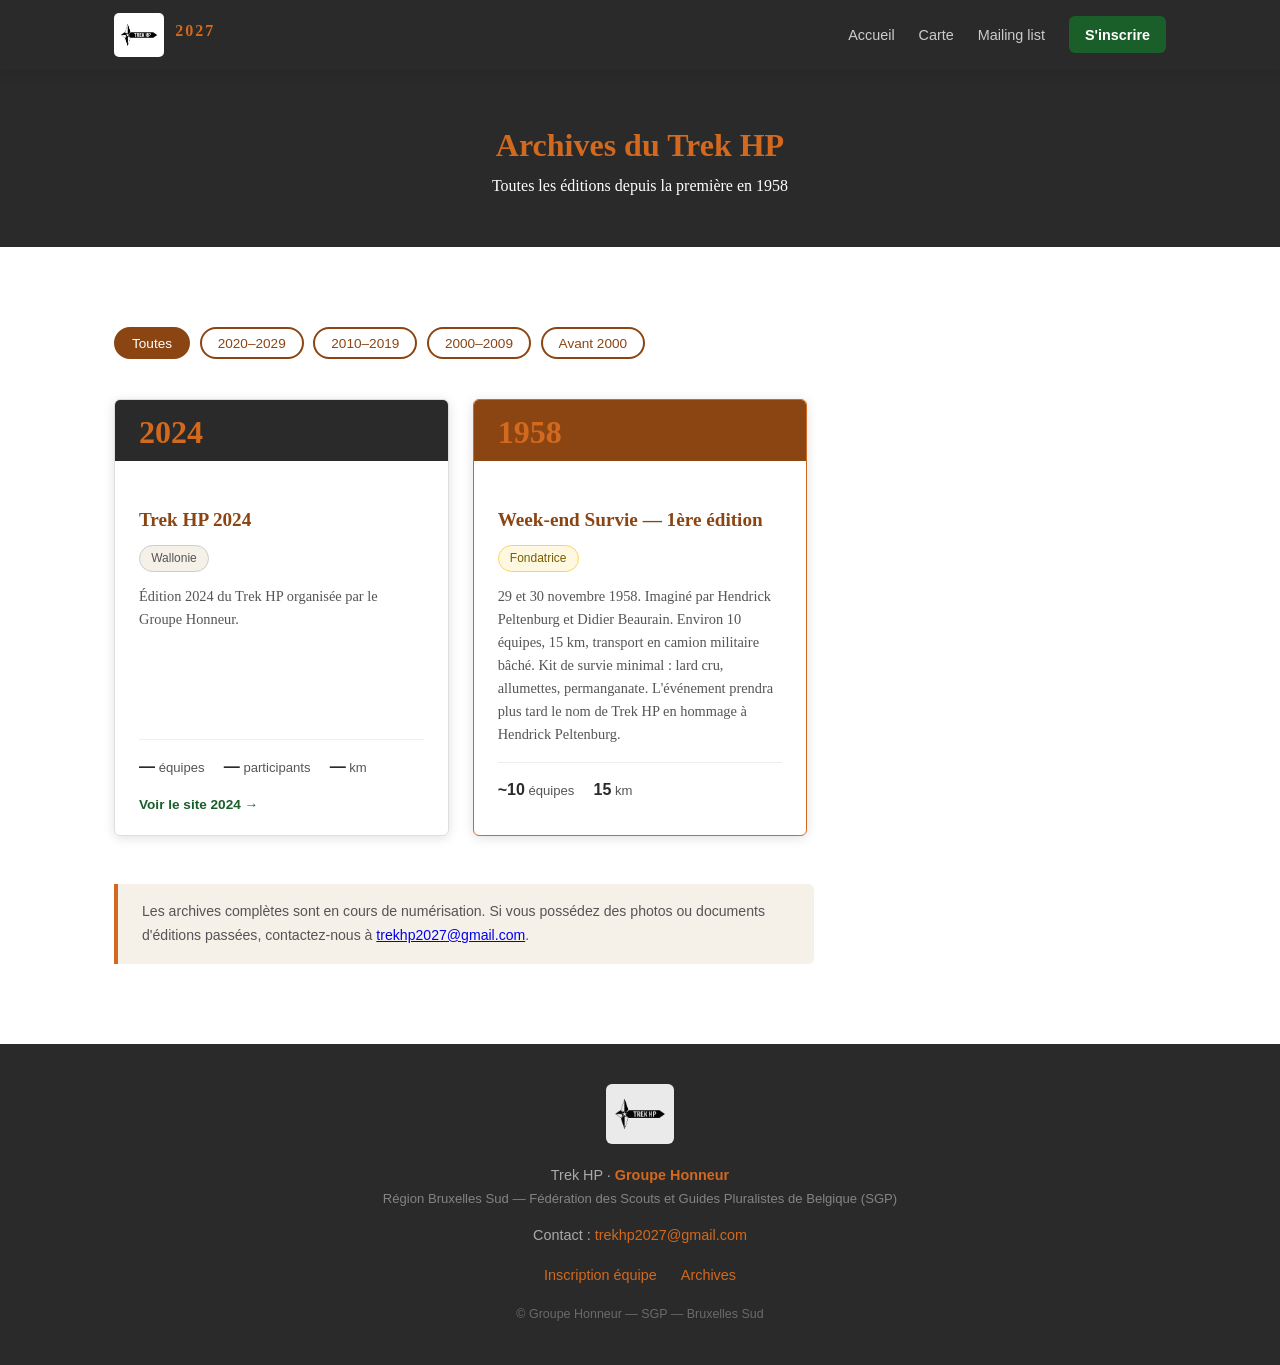
<file: archives.html>
<!DOCTYPE html>
<html lang="fr">
<head>
  <meta charset="UTF-8">
  <meta name="viewport" content="width=device-width, initial-scale=1.0">
  <title>Archives — Trek HP</title>
  <link rel="stylesheet" href="assets/css/style.css">
  <link rel="stylesheet" href="assets/css/archives.css">
</head>
<body>

  <header class="site-header">
    <div class="container">
      <div class="logo">
        <a href="index.html" style="display:flex;align-items:center;gap:0.5rem;text-decoration:none">
          <img src="assets/img/logo-trekhp.jpg" alt="Trek HP" class="logo-img">
          <span class="logo-year">2027</span>
        </a>
      </div>
      <nav>
        <a href="index.html">Accueil</a>
        <a href="index.html#carte">Carte</a>
        <a href="index.html#mailing">Mailing list</a>
        <a href="inscription.html" class="btn-nav">S'inscrire</a>
      </nav>
    </div>
  </header>

  <div class="page-hero">
    <div class="container">
      <h1>Archives du Trek HP</h1>
      <p>Toutes les éditions depuis la première en 1958</p>
    </div>
  </div>

  <section class="section">
    <div class="container">

      <!-- Filtres -->
      <div class="archives-filters">
        <button class="filter-btn active" onclick="filtrer('toutes')">Toutes</button>
        <button class="filter-btn" onclick="filtrer('2020')">2020–2029</button>
        <button class="filter-btn" onclick="filtrer('2010')">2010–2019</button>
        <button class="filter-btn" onclick="filtrer('2000')">2000–2009</button>
        <button class="filter-btn" onclick="filtrer('avant')">Avant 2000</button>
      </div>

      <!-- Grille des éditions -->
      <div class="editions-grid" id="editions-grid">

        <!-- EDITION 2024 -->
        <article class="edition-card" data-decade="2020">
          <div class="edition-year">2024</div>
          <div class="edition-body">
            <h3 class="edition-title">Trek HP 2024</h3>
            <div class="edition-meta">
              <span class="edition-tag">Wallonie</span>
            </div>
            <p class="edition-desc">
              Édition 2024 du Trek HP organisée par le Groupe Honneur.
              <!-- Compléter avec les infos réelles -->
            </p>
            <div class="edition-stats">
              <span><strong>—</strong> équipes</span>
              <span><strong>—</strong> participants</span>
              <span><strong>—</strong> km</span>
            </div>
            <a href="https://sites.google.com/view/trekhp2024/trek-hp" target="_blank" rel="noopener" class="edition-link">
              Voir le site 2024 →
            </a>
          </div>
        </article>

        <!-- EDITION 1958 — première -->
        <article class="edition-card edition-card--historic" data-decade="avant">
          <div class="edition-year">1958</div>
          <div class="edition-body">
            <h3 class="edition-title">Week-end Survie — 1ère édition</h3>
            <div class="edition-meta">
              <span class="edition-tag edition-tag--or">Fondatrice</span>
            </div>
            <p class="edition-desc">
              29 et 30 novembre 1958. Imaginé par Hendrick Peltenburg et Didier Beaurain.
              Environ 10 équipes, 15 km, transport en camion militaire bâché.
              Kit de survie minimal : lard cru, allumettes, permanganate.
              L'événement prendra plus tard le nom de Trek HP en hommage à Hendrick Peltenburg.
            </p>
            <div class="edition-stats">
              <span><strong>~10</strong> équipes</span>
              <span><strong>15</strong> km</span>
            </div>
          </div>
        </article>

      </div>

      <p class="archives-note">
        Les archives complètes sont en cours de numérisation.
        Si vous possédez des photos ou documents d'éditions passées,
        contactez-nous à <a href="mailto:trekhp2027@gmail.com">trekhp2027@gmail.com</a>.
      </p>

    </div>
  </section>

  <footer class="site-footer">
    <div class="container">
      <div class="footer-logo">
        <img src="assets/img/logo-trekhp.jpg" alt="Trek HP" class="footer-logo-img">
      </div>
      <p class="footer-org">
        Trek HP · <strong>Groupe Honneur</strong><br>
        <span>Région Bruxelles Sud — Fédération des Scouts et Guides Pluralistes de Belgique (SGP)</span>
      </p>
      <p>Contact : <a href="mailto:trekhp2027@gmail.com">trekhp2027@gmail.com</a></p>
      <nav class="footer-nav">
        <a href="inscription.html">Inscription équipe</a>
        <a href="archives.html">Archives</a>
      </nav>
      <p class="footer-copy">&copy; Groupe Honneur — SGP — Bruxelles Sud</p>
    </div>
  </footer>

  <script>
    function filtrer(decade) {
      document.querySelectorAll(".filter-btn").forEach(b => b.classList.remove("active"));
      event.target.classList.add("active");

      document.querySelectorAll(".edition-card").forEach(card => {
        if (decade === "toutes") {
          card.style.display = "";
        } else {
          card.style.display = card.dataset.decade === decade ? "" : "none";
        }
      });
    }
  </script>

</body>
</html>
</file>
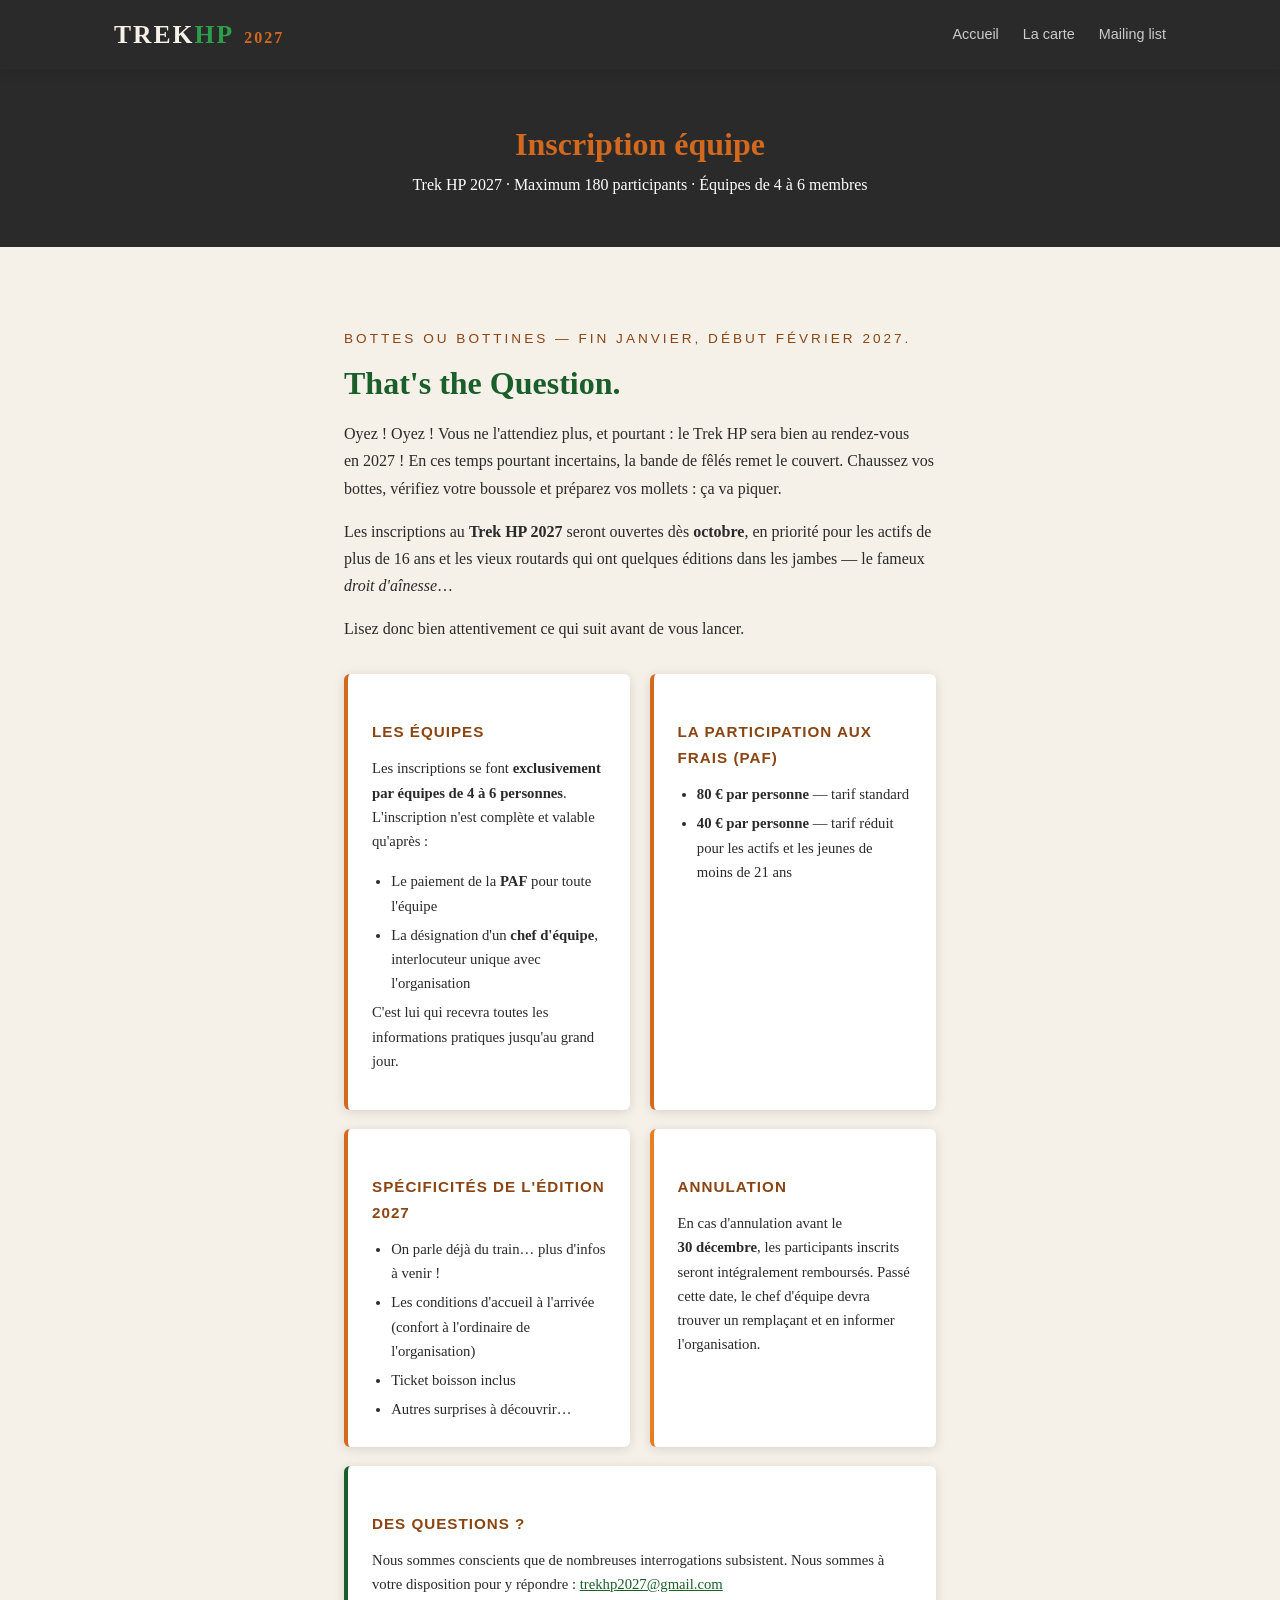
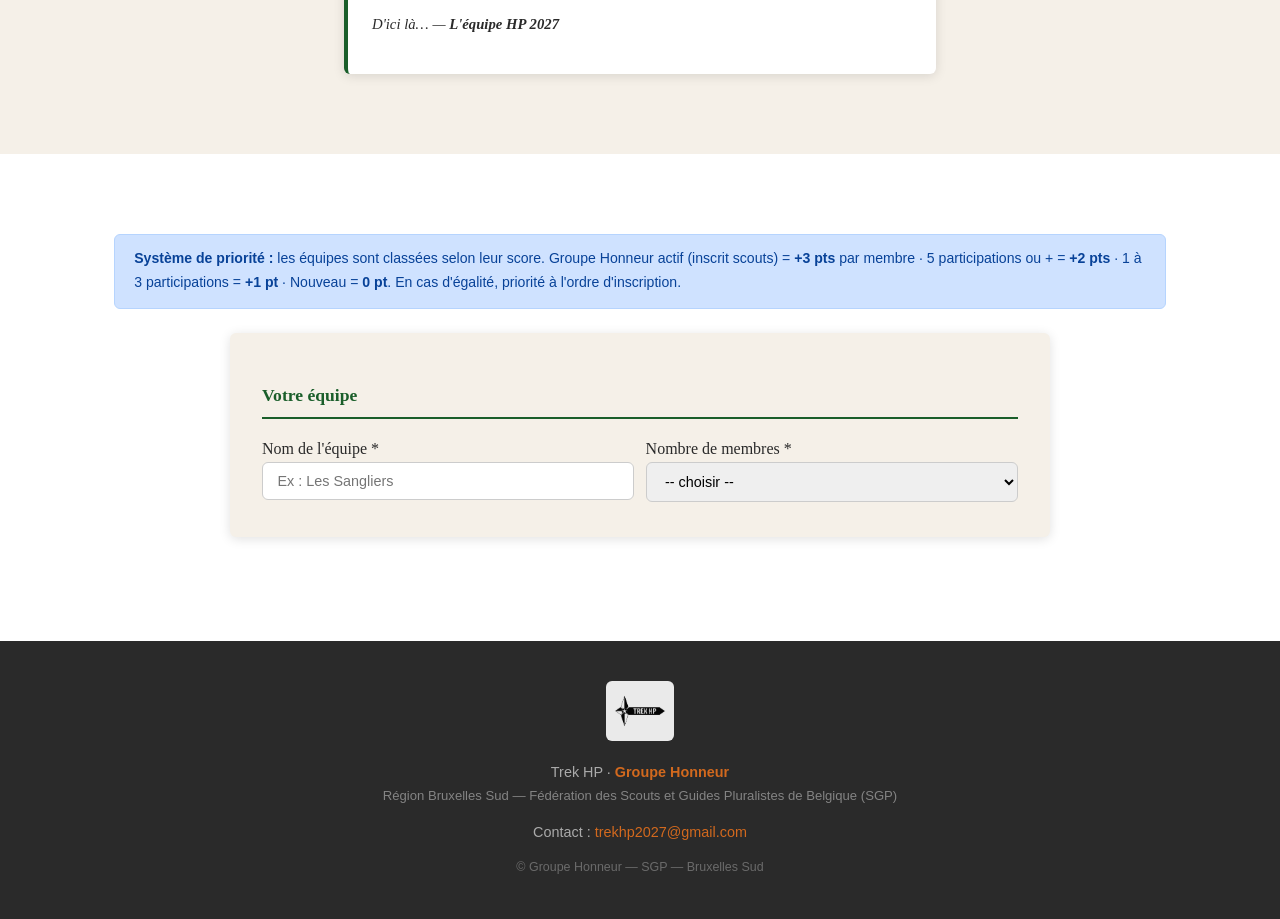
<file: inscription.html>
<!DOCTYPE html>
<html lang="fr">
<head>
  <meta charset="UTF-8">
  <meta name="viewport" content="width=device-width, initial-scale=1.0">
  <title>Inscription équipe — Trek HP 2027</title>
  <link rel="stylesheet" href="assets/css/style.css">
</head>
<body>

  <header class="site-header">
    <div class="container">
      <div class="logo">
        <a href="index.html" style="text-decoration:none">
          <span class="logo-trek">TREK</span><span class="logo-hp">HP</span>
          <span class="logo-year">2027</span>
        </a>
      </div>
      <nav>
        <a href="index.html">Accueil</a>
        <a href="index.html#carte">La carte</a>
        <a href="index.html#mailing">Mailing list</a>
      </nav>
    </div>
  </header>

  <div class="page-hero">
    <div class="container">
      <h1>Inscription équipe</h1>
      <p>Trek HP 2027 · Maximum 180 participants · Équipes de 4 à 6 membres</p>
    </div>
  </div>

  <!-- ANNONCE -->
  <section class="section section-annonce">
    <div class="container narrow">

      <p class="annonce-accroche">Bottes ou bottines — fin janvier, début février 2027.</p>
      <h2 class="annonce-titre">That's the Question.</h2>

      <p>
        Oyez&nbsp;! Oyez&nbsp;! Vous ne l'attendiez plus, et pourtant&nbsp;: le Trek HP sera bien au rendez-vous
        en&nbsp;2027&nbsp;! En ces temps pourtant incertains, la bande de fêlés remet le couvert.
        Chaussez vos bottes, vérifiez votre boussole et préparez vos mollets&nbsp;: ça va piquer.
      </p>

      <p>
        Les inscriptions au <strong>Trek HP 2027</strong> seront ouvertes dès&nbsp;<strong>octobre</strong>,
        en priorité pour les actifs de plus de 16&nbsp;ans et les vieux routards qui ont quelques éditions
        dans les jambes — le fameux <em>droit d'aînesse</em>&hellip;
      </p>

      <p>Lisez donc bien attentivement ce qui suit avant de vous lancer.</p>

      <div class="annonce-rules">

        <div class="rule-block">
          <h3>Les équipes</h3>
          <p>
            Les inscriptions se font <strong>exclusivement par équipes de 4 à 6 personnes</strong>.
            L'inscription n'est complète et valable qu'après&nbsp;:
          </p>
          <ul>
            <li>Le paiement de la <strong>PAF</strong> pour toute l'équipe</li>
            <li>La désignation d'un <strong>chef d'équipe</strong>, interlocuteur unique avec l'organisation</li>
          </ul>
          <p>C'est lui qui recevra toutes les informations pratiques jusqu'au grand jour.</p>
        </div>

        <div class="rule-block">
          <h3>La participation aux frais (PAF)</h3>
          <ul>
            <li><strong>80 € par personne</strong> — tarif standard</li>
            <li><strong>40 € par personne</strong> — tarif réduit pour les actifs et les jeunes de moins de 21&nbsp;ans</li>
          </ul>
        </div>

        <div class="rule-block">
          <h3>Spécificités de l'édition 2027</h3>
          <ul>
            <li>On parle déjà du train&hellip; plus d'infos à venir&nbsp;!</li>
            <li>Les conditions d'accueil à l'arrivée (confort à l'ordinaire de l'organisation)</li>
            <li>Ticket boisson inclus</li>
            <li>Autres surprises à découvrir&hellip;</li>
          </ul>
        </div>

        <div class="rule-block rule-block--warning">
          <h3>Annulation</h3>
          <p>
            En cas d'annulation avant le <strong>30&nbsp;décembre</strong>, les participants inscrits
            seront intégralement remboursés. Passé cette date, le chef d'équipe devra trouver
            un remplaçant et en informer l'organisation.
          </p>
        </div>

        <div class="rule-block rule-block--info">
          <h3>Des questions&nbsp;?</h3>
          <p>
            Nous sommes conscients que de nombreuses interrogations subsistent. Nous sommes à votre
            disposition pour y répondre&nbsp;: <a href="mailto:trekhp2027@gmail.com">trekhp2027@gmail.com</a>
          </p>
          <p style="margin-top:0.8rem;font-style:italic">D'ici là&hellip; — <strong>L'équipe HP 2027</strong></p>
        </div>

      </div>
    </div>
  </section>

  <section class="section">
    <div class="container">

      <!-- Info priorité -->
      <div class="alert-info">
        <strong>Système de priorité :</strong> les équipes sont classées selon leur score.
        Groupe Honneur actif (inscrit scouts) = <strong>+3 pts</strong> par membre ·
        5 participations ou + = <strong>+2 pts</strong> ·
        1 à 3 participations = <strong>+1 pt</strong> ·
        Nouveau = <strong>0 pt</strong>.
        En cas d'égalité, priorité à l'ordre d'inscription.
      </div>

      <form class="inscription-form" id="form-inscription" onsubmit="submitInscription(event)" novalidate>

        <!-- Équipe -->
        <div class="form-section">
          <h3>Votre équipe</h3>
          <div class="field-row">
            <div>
              <label for="eq-nom">Nom de l'équipe *</label>
              <input type="text" id="eq-nom" placeholder="Ex : Les Sangliers" required>
            </div>
            <div>
              <label for="eq-nb">Nombre de membres *</label>
              <select id="eq-nb" onchange="ajusterMembres()" required>
                <option value="">-- choisir --</option>
                <option value="4">4 membres</option>
                <option value="5">5 membres</option>
                <option value="6">6 membres</option>
              </select>
            </div>
          </div>
        </div>

        <!-- Membres (générés dynamiquement) -->
        <div id="membres-container"></div>

        <!-- Score en temps réel -->
        <div class="score-box" id="score-box" style="display:none">
          <div>
            <div class="score-label">Score de priorité de votre équipe</div>
            <div style="font-family:sans-serif;font-size:0.8rem;opacity:0.6;margin-top:0.2rem">
              Calculé sur la déclaration de vos membres
            </div>
          </div>
          <div class="score-val" id="score-val">0</div>
        </div>

        <!-- Préférences -->
        <div class="form-section" id="section-prefs" style="display:none">
          <h3>Préférences</h3>
          <div class="field-row">
            <div>
              <label for="pref-diff">Niveau de difficulté souhaité</label>
              <select id="pref-diff">
                <option value="indifferent">Indifférent</option>
                <option value="modere">Modéré</option>
                <option value="sportif">Sportif</option>
                <option value="challenge">Challenge maximal</option>
              </select>
            </div>
            <div>
              <label for="pref-region">Préférence de région</label>
              <select id="pref-region">
                <option value="indifferent">Peu importe</option>
                <option value="foret">Forêt</option>
                <option value="champ">Champ &amp; prairie</option>
                <option value="escarpe">Escarpé</option>
              </select>
            </div>
          </div>
          <div class="field-row full">
            <div>
              <label for="pref-remarques">Remarques ou informations particulières</label>
              <input type="text" id="pref-remarques" placeholder="Accessibilité, régime alimentaire, contraintes…">
            </div>
          </div>
        </div>

        <!-- Validation -->
        <div class="form-section" id="section-submit" style="display:none">
          <div style="margin-bottom:1rem">
            <label style="display:flex;align-items:flex-start;gap:0.5rem;font-family:sans-serif;font-size:0.88rem;cursor:pointer">
              <input type="checkbox" id="accept-rgpd" required style="margin-top:3px">
              <span>
                Je déclare que les informations fournies sont exactes et j'accepte que ces données
                soient utilisées uniquement dans le cadre de l'organisation du Trek HP 2027.
                Les données seront supprimées après l'événement.
              </span>
            </label>
          </div>
          <div style="text-align:center">
            <button type="submit" class="btn btn-primary" id="btn-submit">
              Envoyer l'inscription
            </button>
          </div>
        </div>

      </form>

      <!-- Message de confirmation -->
      <div id="inscription-success" class="success-msg" style="display:none;max-width:640px;margin:0 auto">
        <strong>Inscription reçue !</strong><br>
        Un e-mail de confirmation vous sera envoyé à l'adresse indiquée.
        Votre dossier sera examiné et vous recevrez une confirmation de votre place
        (ou de votre position sur liste d'attente) dans les jours suivants.
      </div>

    </div>
  </section>

  <footer class="site-footer">
    <div class="container">
      <div class="footer-logo">
        <img src="assets/img/logo-trekhp.jpg" alt="Trek HP" class="footer-logo-img">
      </div>
      <p class="footer-org">
        Trek HP · <strong>Groupe Honneur</strong><br>
        <span>Région Bruxelles Sud — Fédération des Scouts et Guides Pluralistes de Belgique (SGP)</span>
      </p>
      <p>Contact : <a href="mailto:trekhp2027@gmail.com">trekhp2027@gmail.com</a></p>
      <p class="footer-copy">&copy; Groupe Honneur — SGP — Bruxelles Sud</p>
    </div>
  </footer>

  <script src="assets/js/config.js"></script>
  <script src="assets/js/inscription.js"></script>
</body>
</html>
</file>
<file: assets/css/style.css>
/* ============================================================
   TREK HP — Feuille de style principale
   ============================================================ */

:root {
  --vert:       #1a5e2a;
  --vert-clair: #2d9e4a;
  --brun:       #8B4513;
  --brun-clair: #D2691E;
  --creme:      #f5f0e8;
  --gris-fonce: #2a2a2a;
  --gris:       #555;
  --blanc:      #fff;
  --rayon:      6px;
  --ombre:      0 2px 12px rgba(0,0,0,0.12);
}

*, *::before, *::after { box-sizing: border-box; margin: 0; padding: 0; }

html { scroll-behavior: smooth; }

body {
  font-family: 'Georgia', serif;
  color: var(--gris-fonce);
  background: var(--blanc);
  line-height: 1.7;
}

/* --- CONTAINER --- */
.container { max-width: 1100px; margin: 0 auto; padding: 0 1.5rem; }
.narrow    { max-width: 640px;  margin: 0 auto; }

/* --- HEADER --- */
.site-header {
  position: sticky;
  top: 0;
  z-index: 100;
  background: var(--gris-fonce);
  padding: 0.8rem 0;
  box-shadow: var(--ombre);
}
.site-header .container {
  display: flex;
  align-items: center;
  justify-content: space-between;
  gap: 1rem;
}
.logo { display: flex; align-items: center; gap: 0.6rem; font-size: 1.6rem; font-weight: bold; letter-spacing: 2px; }
.logo-img {
  height: 44px;
  width: auto;
  background: var(--blanc);
  border-radius: 5px;
  padding: 3px 6px;
  display: block;
}
.logo-trek { color: var(--creme); }
.logo-hp   { color: var(--vert-clair); }
.logo-year { color: var(--brun-clair); font-size: 1rem; margin-left: 0.2rem; align-self: flex-start; padding-top: 4px; }

nav { display: flex; align-items: center; gap: 1.5rem; flex-wrap: wrap; }
nav a { color: #ccc; text-decoration: none; font-family: sans-serif; font-size: 0.9rem; }
nav a:hover { color: var(--blanc); }
.btn-nav {
  background: var(--vert);
  color: var(--blanc) !important;
  padding: 0.4rem 1rem;
  border-radius: var(--rayon);
  font-weight: bold;
}
.btn-nav:hover { background: var(--vert-clair); }

/* --- HERO LOGO --- */
.hero-logo-wrap {
  margin-bottom: 0.8rem;
}
.hero-logo {
  height: 150px;
  width: auto;
  background: rgba(255,255,255,0.55);
  border-radius: 10px;
  padding: 8px 16px;
  display: block;
  margin: 0 auto;
}

/* --- HERO --- */
.hero {
  min-height: 90vh;
  background:
    linear-gradient(rgba(0,0,0,0.55), rgba(0,0,0,0.55)),
    url('../img/hero-bg.jpg') center/cover no-repeat;
  background-color: #1a2e1a;
  display: flex;
  flex-direction: column;
  align-items: center;
  justify-content: center;
  text-align: center;
  padding: 4rem 1.5rem;
  gap: 3rem;
  color: var(--blanc);
}
.hero-surtitle {
  font-family: sans-serif;
  letter-spacing: 4px;
  text-transform: uppercase;
  font-size: 0.85rem;
  color: var(--brun-clair);
}
.hero h1 {
  font-size: clamp(2.5rem, 6vw, 4.5rem);
  line-height: 1.1;
  margin: 0.5rem 0 1rem;
}
.hero-subtitle { max-width: 580px; font-size: 1.1rem; opacity: 0.9; }

.hero-ctas { display: flex; gap: 1rem; flex-wrap: wrap; justify-content: center; margin-top: 1.5rem; }

/* --- BOUTONS --- */
.btn {
  display: inline-block;
  padding: 0.75rem 1.8rem;
  border-radius: var(--rayon);
  font-family: sans-serif;
  font-weight: bold;
  text-decoration: none;
  font-size: 0.95rem;
  cursor: pointer;
  transition: transform 0.15s, opacity 0.15s;
  border: none;
}
.btn:hover { transform: translateY(-2px); opacity: 0.92; }
.btn-primary  { background: var(--vert);       color: var(--blanc); }
.btn-secondary {
  background: transparent;
  color: var(--blanc);
  border: 2px solid var(--blanc);
}

/* --- COMPTE À REBOURS --- */
.hero-counter {
  display: flex;
  gap: 2rem;
  background: rgba(0,0,0,0.45);
  padding: 1.2rem 2.5rem;
  border-radius: var(--rayon);
  backdrop-filter: blur(4px);
}
.count-block { text-align: center; }
.count-block span {
  display: block;
  font-size: 2.5rem;
  font-weight: bold;
  color: var(--brun-clair);
  line-height: 1;
}
.count-block label {
  font-family: sans-serif;
  font-size: 0.7rem;
  letter-spacing: 2px;
  text-transform: uppercase;
  opacity: 0.7;
}

/* --- SECTIONS --- */
.section { padding: 5rem 0; }
.section-dark { background: var(--creme); }
.section h2 {
  font-size: 2rem;
  margin-bottom: 1.2rem;
  color: var(--vert);
}
.section h3 { font-size: 1.2rem; margin: 1.5rem 0 0.5rem; color: var(--brun); }
.section-intro { max-width: 700px; margin: 0 auto 2rem; text-align: center; color: var(--gris); }

/* --- TWO COL --- */
.two-col {
  display: grid;
  grid-template-columns: 1fr 1fr;
  gap: 4rem;
  align-items: start;
}
@media (max-width: 720px) { .two-col { grid-template-columns: 1fr; gap: 2rem; } }

/* --- STATS --- */
.stats-grid {
  display: grid;
  grid-template-columns: 1fr 1fr;
  gap: 1.5rem;
}
.stat {
  background: var(--gris-fonce);
  color: var(--blanc);
  padding: 1.5rem;
  border-radius: var(--rayon);
  text-align: center;
  box-shadow: var(--ombre);
}
.stat span { display: block; font-size: 2.2rem; font-weight: bold; color: var(--brun-clair); }
.stat label { font-family: sans-serif; font-size: 0.8rem; opacity: 0.7; }
.stat--text span { font-size: 1.6rem; }
.stat--text label { font-size: 0.78rem; line-height: 1.4; opacity: 0.85; }

/* --- HISTOIRE --- */
.section-histoire { background: var(--gris-fonce); color: var(--creme); }
.section-histoire h2 { color: var(--brun-clair); }

.histoire-body {
  max-width: 760px;
  margin: 0 auto;
  font-size: 1.05rem;
  line-height: 1.85;
}
.histoire-body p { margin-bottom: 1.2rem; }
.histoire-body sup a {
  color: var(--brun-clair);
  text-decoration: none;
  font-size: 0.75rem;
  font-family: sans-serif;
}

.histoire-notes {
  border-top: 1px solid rgba(255,255,255,0.15);
  margin-top: 2rem;
  padding-top: 1.2rem;
  font-size: 0.82rem;
  font-family: sans-serif;
  color: rgba(245,240,232,0.6);
  line-height: 1.6;
}
.histoire-notes p { margin-bottom: 0.5rem; }
.histoire-notes sup { color: var(--brun-clair); }

/* --- CARTE --- */
#map {
  width: 100%;
  height: 480px;
  border-radius: var(--rayon);
  box-shadow: var(--ombre);
  margin-top: 1rem;
}
.map-legend {
  margin-top: 0.8rem;
  font-family: sans-serif;
  font-size: 0.85rem;
  color: var(--gris);
  text-align: center;
}
.dot {
  display: inline-block;
  width: 12px;
  height: 12px;
  border-radius: 50%;
  vertical-align: middle;
  margin-right: 4px;
}
.dot-done { background: var(--brun-clair); }

/* --- MAILING LIST --- */
.mailing-form { margin-top: 1.5rem; }
.form-row {
  display: flex;
  gap: 0.8rem;
  margin-bottom: 0.8rem;
  flex-wrap: wrap;
}
.form-row input {
  flex: 1;
  min-width: 160px;
  padding: 0.7rem 1rem;
  border: 1px solid #ccc;
  border-radius: var(--rayon);
  font-size: 0.95rem;
  font-family: sans-serif;
}
.form-row input:focus { outline: 2px solid var(--vert); border-color: transparent; }
.form-note { font-family: sans-serif; font-size: 0.78rem; color: var(--gris); margin-top: 0.5rem; }

.success-msg {
  background: #d4edda;
  border: 1px solid #c3e6cb;
  color: #155724;
  padding: 1rem 1.5rem;
  border-radius: var(--rayon);
  font-family: sans-serif;
  margin-top: 1rem;
}

/* --- FOOTER --- */
.site-footer {
  background: var(--gris-fonce);
  color: #aaa;
  padding: 2.5rem 0;
  text-align: center;
  font-family: sans-serif;
  font-size: 0.9rem;
}
.footer-logo { margin-bottom: 0.8rem; }
.footer-logo-img {
  height: 60px;
  width: auto;
  background: var(--blanc);
  border-radius: 6px;
  padding: 4px 8px;
  opacity: 0.9;
  display: inline-block;
}
.footer-org { margin: 0.5rem 0 0.8rem; line-height: 1.6; }
.footer-org strong { color: var(--brun-clair); }
.footer-org span { font-size: 0.82rem; opacity: 0.7; }
.site-footer a { color: var(--brun-clair); text-decoration: none; }
.site-footer a:hover { color: var(--blanc); }
.footer-nav { display: flex; gap: 1.5rem; justify-content: center; margin: 1rem 0; }
.footer-copy { opacity: 0.5; font-size: 0.78rem; margin-top: 0.8rem; }

/* --- ANNONCE INSCRIPTION --- */
.section-annonce { background: var(--creme); }

.annonce-accroche {
  font-family: sans-serif;
  letter-spacing: 3px;
  text-transform: uppercase;
  font-size: 0.85rem;
  color: var(--brun);
  margin-bottom: 0.3rem;
}
.annonce-titre {
  font-size: clamp(2rem, 5vw, 3rem);
  color: var(--gris-fonce);
  margin-bottom: 1.8rem;
  line-height: 1.1;
}

.section-annonce p { margin-bottom: 1rem; }

.annonce-rules {
  display: grid;
  grid-template-columns: 1fr 1fr;
  gap: 1.2rem;
  margin-top: 2rem;
}
@media (max-width: 640px) { .annonce-rules { grid-template-columns: 1fr; } }

.rule-block {
  background: var(--blanc);
  border-radius: var(--rayon);
  padding: 1.3rem 1.5rem;
  box-shadow: var(--ombre);
  border-left: 4px solid var(--brun-clair);
}
.rule-block h3 {
  font-size: 0.95rem;
  color: var(--brun);
  margin-bottom: 0.7rem;
  text-transform: uppercase;
  letter-spacing: 1px;
  font-family: sans-serif;
}
.rule-block p, .rule-block li { font-size: 0.92rem; line-height: 1.65; }
.rule-block ul { padding-left: 1.2rem; margin-top: 0.4rem; }
.rule-block li { margin-bottom: 0.3rem; }
.rule-block a { color: var(--vert); }

.rule-block--warning { border-left-color: #e67e22; }
.rule-block--info    { border-left-color: var(--vert); grid-column: 1 / -1; }

/* --- INSCRIPTION PAGE --- */
.page-hero {
  background: var(--gris-fonce);
  color: var(--blanc);
  padding: 3rem 0;
  text-align: center;
}
.page-hero h1 { font-size: 2rem; color: var(--brun-clair); }

.inscription-form { max-width: 820px; margin: 0 auto; }

.form-section {
  background: var(--creme);
  border-radius: var(--rayon);
  padding: 1.5rem 2rem;
  margin-bottom: 1.5rem;
  box-shadow: var(--ombre);
}
.form-section h3 {
  color: var(--vert);
  border-bottom: 2px solid var(--vert);
  padding-bottom: 0.4rem;
  margin-bottom: 1rem;
  font-size: 1.1rem;
}

.membre-bloc {
  border: 1px solid #ddd;
  border-radius: var(--rayon);
  padding: 1rem 1.2rem;
  margin-bottom: 1rem;
  background: var(--blanc);
}
.membre-bloc h4 { font-size: 0.9rem; color: var(--gris); margin-bottom: 0.7rem; }

.field-row {
  display: grid;
  grid-template-columns: 1fr 1fr;
  gap: 0.7rem;
  margin-bottom: 0.7rem;
}
@media (max-width: 540px) { .field-row { grid-template-columns: 1fr; } }

.field-row input,
.field-row select,
.field-row.full input {
  width: 100%;
  padding: 0.6rem 0.9rem;
  border: 1px solid #ccc;
  border-radius: var(--rayon);
  font-size: 0.9rem;
  font-family: sans-serif;
}
.field-row.full { grid-template-columns: 1fr; }

/* Score priorité */
.score-box {
  background: var(--gris-fonce);
  color: var(--blanc);
  border-radius: var(--rayon);
  padding: 1.2rem 1.5rem;
  display: flex;
  align-items: center;
  justify-content: space-between;
  margin-bottom: 1.5rem;
}
.score-box .score-val {
  font-size: 2.5rem;
  font-weight: bold;
  color: var(--brun-clair);
}
.score-box .score-label { font-family: sans-serif; font-size: 0.9rem; opacity: 0.8; }

/* Statut badges */
.badge {
  display: inline-block;
  padding: 0.2rem 0.6rem;
  border-radius: 20px;
  font-size: 0.75rem;
  font-family: sans-serif;
  font-weight: bold;
}
.badge-honneur { background: #ffd700; color: #333; }
.badge-veteran { background: var(--brun-clair); color: var(--blanc); }
.badge-ancien  { background: #6c757d;  color: var(--blanc); }
.badge-nouveau { background: #dee2e6;  color: #333; }

/* Alert capacité */
.alert-info {
  background: #cfe2ff;
  border: 1px solid #b6d4fe;
  color: #084298;
  padding: 0.8rem 1.2rem;
  border-radius: var(--rayon);
  font-family: sans-serif;
  font-size: 0.88rem;
  margin-bottom: 1.5rem;
}

/* Responsive nav */
@media (max-width: 600px) {
  nav { gap: 0.8rem; }
  .hero-counter { gap: 1rem; padding: 1rem 1.5rem; }
  .count-block span { font-size: 1.8rem; }
}
</file>
<file: assets/css/archives.css>
/* ============================================================
   TREK HP — Archives
   ============================================================ */

.archives-filters {
  display: flex;
  gap: 0.6rem;
  flex-wrap: wrap;
  margin-bottom: 2.5rem;
}

.filter-btn {
  padding: 0.4rem 1rem;
  border: 2px solid var(--brun);
  background: transparent;
  color: var(--brun);
  border-radius: 20px;
  font-family: sans-serif;
  font-size: 0.85rem;
  cursor: pointer;
  transition: all 0.15s;
}
.filter-btn:hover,
.filter-btn.active {
  background: var(--brun);
  color: var(--blanc);
}

.editions-grid {
  display: grid;
  grid-template-columns: repeat(auto-fill, minmax(300px, 1fr));
  gap: 1.5rem;
  margin-bottom: 3rem;
}

.edition-card {
  border: 1px solid #ddd;
  border-radius: var(--rayon);
  overflow: hidden;
  box-shadow: var(--ombre);
  display: flex;
  flex-direction: column;
  transition: transform 0.15s;
}
.edition-card:hover { transform: translateY(-3px); }

.edition-card--historic {
  border-color: var(--brun-clair);
}

.edition-year {
  background: var(--gris-fonce);
  color: var(--brun-clair);
  font-size: 2rem;
  font-weight: bold;
  padding: 1rem 1.5rem 0.8rem;
  line-height: 1;
}
.edition-card--historic .edition-year {
  background: var(--brun);
}

.edition-body {
  padding: 1.2rem 1.5rem;
  display: flex;
  flex-direction: column;
  flex: 1;
}

.edition-title {
  font-size: 1.05rem;
  margin-bottom: 0.5rem;
  color: var(--vert);
}

.edition-meta {
  margin-bottom: 0.8rem;
  display: flex;
  gap: 0.4rem;
  flex-wrap: wrap;
}

.edition-tag {
  background: var(--creme);
  border: 1px solid #ccc;
  border-radius: 20px;
  padding: 0.15rem 0.7rem;
  font-family: sans-serif;
  font-size: 0.75rem;
  color: var(--gris);
}
.edition-tag--or {
  background: #fff8e1;
  border-color: #ffd54f;
  color: #7a5c00;
}

.edition-desc {
  font-size: 0.9rem;
  color: var(--gris);
  flex: 1;
  margin-bottom: 1rem;
  line-height: 1.6;
}

.edition-stats {
  display: flex;
  gap: 1.2rem;
  font-family: sans-serif;
  font-size: 0.82rem;
  color: var(--gris);
  border-top: 1px solid #eee;
  padding-top: 0.8rem;
  margin-bottom: 0.8rem;
}
.edition-stats strong { color: var(--gris-fonce); font-size: 1rem; }

.edition-link {
  color: var(--vert);
  font-family: sans-serif;
  font-size: 0.85rem;
  font-weight: bold;
  text-decoration: none;
}
.edition-link:hover { color: var(--vert-clair); }

.archives-note {
  background: var(--creme);
  border-left: 4px solid var(--brun-clair);
  padding: 1rem 1.5rem;
  border-radius: 0 var(--rayon) var(--rayon) 0;
  font-family: sans-serif;
  font-size: 0.88rem;
  color: var(--gris);
  max-width: 700px;
}
</file>
